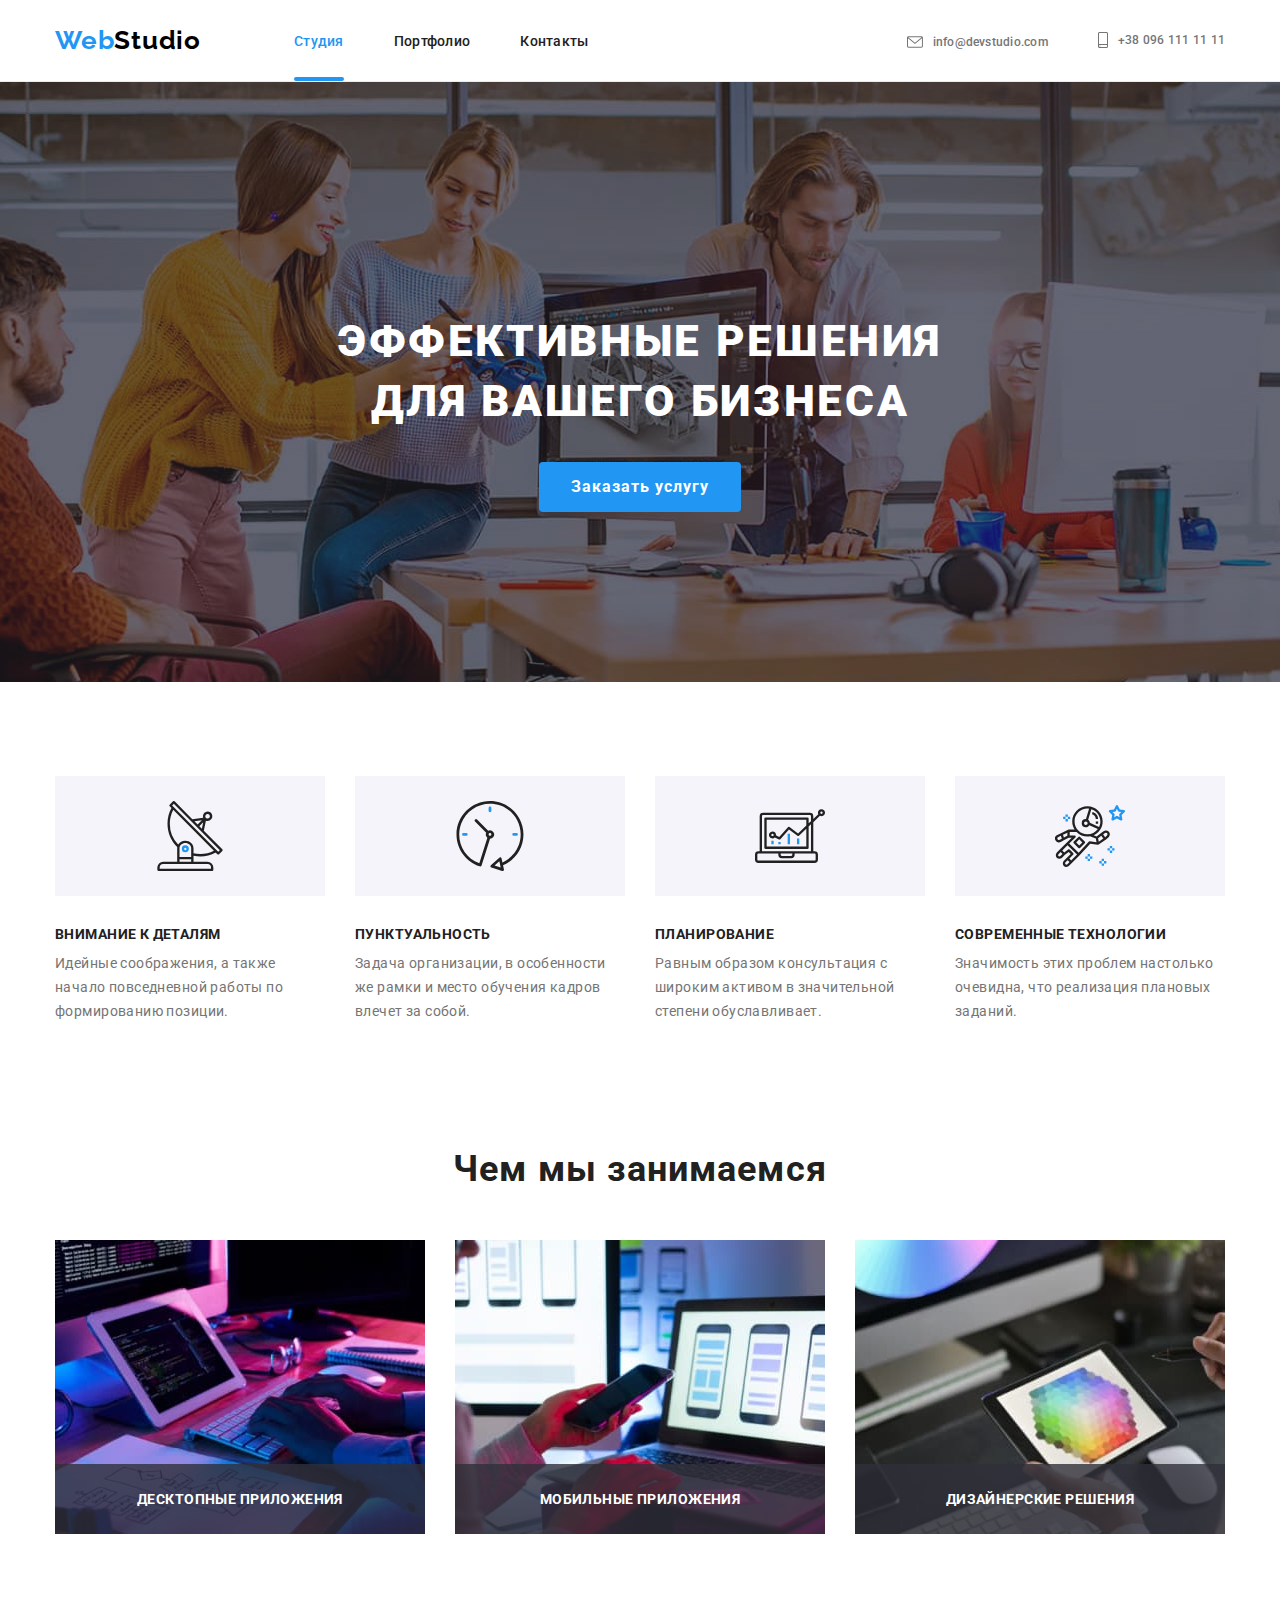
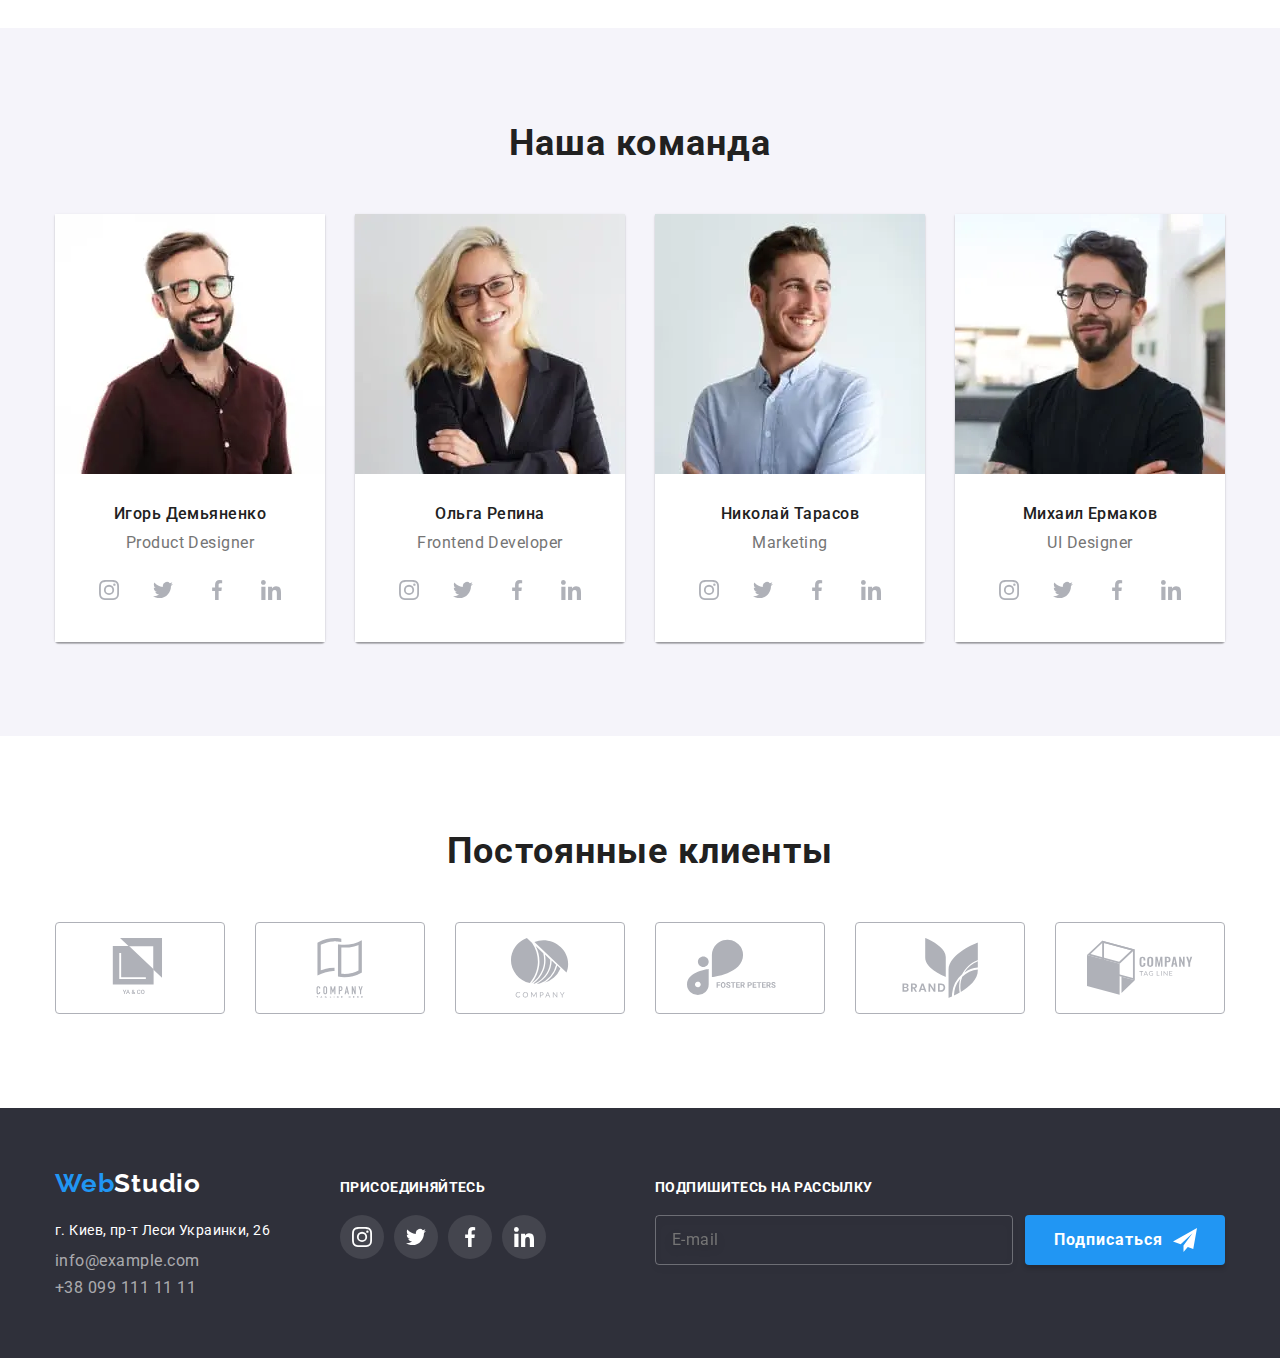
<file: index.html>
<!DOCTYPE html>
<html lang="ru">
<head>
    <meta charset="UTF-8">
    <meta name="viewport" content="width=device-width, initial-scale=1.0">
    <title>Студия</title>
    <link rel="stylesheet" href="https://cdnjs.cloudflare.com/ajax/libs/modern-normalize/1.0.0/modern-normalize.min.css">
    <link rel="preconnect" href="https://fonts.gstatic.com">
    <link href="https://fonts.googleapis.com/css2?family=Raleway:wght@700&family=Roboto:wght@400;500;700;900&display=swap" rel="stylesheet">
    <link rel="stylesheet" href="./css/main.min.css">
</head>
<body>
    <header class="header">
        <div class="container container_header">
        <nav class="navigation">
            <a class="link logotype" href="/">Web<span class="logotype_studio">Studio</span></a>
            <ul class="list navigation-list">
                <li class="navigation-list__item">
                    <a class="link navigation-list__link current" href="#">Студия</a>
                </li>
                <li class="navigation-list__item">
                    <a class="link navigation-list__link" href="./portfolio.html">Портфолио</a>
                </li>
                <li class="navigation-list__item">
                    <a class="link navigation-list__link" href="#">Контакты</a>
                </li>
            </ul>
        </nav>
        <button type="button" class="mobile-menu-btn" data-menu-open>
            <svg class="mobile-menu-btn_icon">
                <use href="./images/icon/sprite.svg#mobile_burger-menu"></use>
            </svg>
        </button>
        <address class="address">
            <ul class="list address-link">
                <li class="address-link-item">
                    <a class="link address-list-link" href="mailto:info@devstudio.com"> 
                        <svg class="icon-envelope">
                        <use href="./images/icon/sprite.svg#icon-envelope"></use>
                        </svg> info@devstudio.com</a>
                </li> 
                <li class="address-link-item">
                    <a class="link address-list-link" href="tel:+380961111111"> 
                        <svg class="icon-smartphone">
                        <use href="./images/icon/sprite.svg#icon-smartphone"></use>
                        </svg> +38 096 111 11 11</a>
                </li> 
            </ul>
        </address>
        </div>
        <div class="mobile-menu" data-menu>
            <div class="container mobile-menu_container">
                <button type="button" class="mobile-menu_close-btn" data-menu-close>
                    <svg class="mobile-menu_close-icon">
                        <use href="./images/icon/sprite.svg#mobile_close-btn"></use>
                    </svg>
                </button>
                <ul class="list mobile-menu__nav">
                    <li class="mobile-menu__nav-item">
                        <a href="./index.html" class="link mobile-menu__nav-link current">Студия</a>
                    </li>
                    <li class="mobile-menu__nav-item">
                        <a href="./portfolio.html" class="link mobile-menu__nav-link">Портфолио</a>
                    </li>
                    <li class="mobile-menu__nav-item">
                        <a href="#" class="link mobile-menu__nav-link">Контакты</a>
                    </li>
                </ul>
                
                <div class="mobile-bottom-section">
                    <ul class="list mobile-menu__address-link">
                        <li class="mobile-menu__address-item">
                            <a href="tel:+380961111111" class="link mobile-menu__link-tel">+38 096 111 11 11</a>
                        </li>
                        <li class="mobile-menu__address-item">
                            <a href="mailto:info@devstudio.com" class="link mobile-menu__link-mail">info@devstudio.com</a>
                        </li>
                    </ul>
                                
                <ul class="list mobile-menu__social-list">
                    <li class="mobile-menu__social-item">
                        <a href="" class="link mobile-menu__social-link">Instagram</a>
                    </li>
                    <li class="mobile-menu__social-item">
                        <a href="" class="link mobile-menu__social-link">Twitter</a>
                    </li>
                    <li class="mobile-menu__social-item">
                        <a href="" class="link mobile-menu__social-link">Facebook</a>
                    </li>
                    <li class="mobile-menu__social-item">
                        <a href="" class="link mobile-menu__social-link">LinkedIn</a>
                    </li>
                </ul>
                </div>        
            </div>
        </div>
    </header>
   
    <main>
        <!-- Hero -->
        <section class="hero">
            <div class="container">
            <h1 class="hero-title">Эффективные решения для вашего бизнеса</h1>
            <button class="service-btn" type="button" data-modal-open>Заказать услугу</button>
            </div>
        </section>

        <!--Our advantages-->
         <section class="advantages">
            <div class="container">
            <h2 class="visually-hidden">Наши преимущества</h2>
            <ul class="list advantages-list">
                <li class="advantages-list-item">
                    <div class="icon-box">
                        <svg class="advantages-icon">
                        <use href="./images/icon/sprite.svg#icon-nna"></use>
                        </svg>
                    </div>
                    <h3 class="advantages-list-name">Внимание к деталям</h3>
                    <p class="advantages-list-description">Идейные соображения, а также начало повседневной работы по формированию позиции.</p>
                </li>

                <li class="advantages-list-item">
                    <div class="icon-box">
                        <svg class="advantages-icon">
                            <use href="./images/icon/sprite.svg#icon-clock"></use>
                        </svg>
                    </div>
                    <h3 class="advantages-list-name">Пунктуальность</h3>
                    <p class="advantages-list-description">Задача организации, в особенности же рамки и место обучения кадров влечет за собой.</p>
                </li>

                <li class="advantages-list-item">
                    <div class="icon-box">
                        <svg class="advantages-icon">
                            <use href="./images/icon/sprite.svg#icon-diagram"></use>
                        </svg>
                    </div>
                    <h3 class="advantages-list-name">Планирование</h3>
                    <p class="advantages-list-description">Равным образом консультация с широким активом в значительной степени обуславливает.</p>
                </li>

                <li class="advantages-list-item">
                    <div class="icon-box">
                        <svg class="advantages-icon">
                            <use href="./images/icon/sprite.svg#icon-astronaut"></use>
                        </svg>
                    </div>
                    <h3 class="advantages-list-name">Современные технологии</h3>
                    <p class="advantages-list-description">Значимость этих проблем настолько очевидна, что реализация плановых заданий.</p>
                </li>
            </ul>
            </div>
        </section>

        <!--Our doing-->
        <section class="doing">
            <div class="container">
            <h2 class="title-doing">Чем мы занимаемся</h2>
            <ul class="list doing-list">
                <li class="doing-list-item">
                    <picture>
                        <source srcset="./images/our-doing/computer.webp 1x, ./images/our-doing/computer@2x.webp 2x"
                            media="(min-width: 1600px)" type="image/webp" />
                        <source srcset="./images/our-doing/computer.jpg 1x, ./images/our-doing/computer@2x.jpg 2x"
                            media="(min-width: 1600px)" />                       
                        <img class="doing-list-img" src="./images/our-doing/computer.jpg" alt="Компьютер" width="370" height="294">
                    </picture>                   
                    <p class="description-doing">Десктопные приложения</p>
                </li>

                <li class="doing-list-item">
                    <picture>
                        <source srcset="./images/our-doing/smartphone.webp 1x, ./images/our-doing/smartphone@2x.webp 2x"
                            media="(min-width: 1600px)" type="image/webp" />
                        <source srcset="./images/our-doing/smartphone.jpg 1x, ./images/our-doing/smartphone@2x.jpg 2x"
                            media="(min-width: 1600px)" />
                        <img class="doing-list-img" src="./images/our-doing/smartphone.jpg" alt="Смартфон" width="370" height="294">
                    </picture>                    
                    <p class="description-doing">Мобильные приложения</p>
                </li>

                <li class="doing-list-item">
                    <picture>
                        <source srcset="./images/our-doing/tablet.webp 1x, ./images/our-doing/tablet@2x.webp 2x"
                            media="(min-width: 1600px)" type="image/webp" />
                        <source srcset="./images/our-doing/tablet.jpg 1x, ./images/our-doing/tablet@2x.jpg 2x"
                            media="(min-width: 1600px)" />
                        <img class="doing-list-img" src="./images/our-doing/tablet.jpg" alt="Планшет" width="370" height="294">
                    </picture>                   
                    <p class="description-doing">Дизайнерские решения</p>
                </li>
            </ul>
            </div>
        </section>

        <!--Our team-->
        <section class="team">
            <div class="container">
            <h2 class="team-title">Наша команда</h2>
            <ul class="list team-list">
                <li class="team-list-item">
                    <picture>
                        <source srcset="./images/our-team/ihor.webp 1x, ./images/our-team/ihor@2x.webp 2x"
                            media="(min-width: 1200px)" type="image/webp" />
                        <source srcset="./images/our-team/ihor.jpg 1x, ./images/our-team/ihor@2x.jpg 2x"
                            media="(min-width: 1200px)" />
                        <source srcset="./images/our-team/ihor_tablet.webp 1x, ./images/our-team/ihor_tablet@2x.webp 2x"
                            media="(min-width: 768px)" type="image/webp" />
                        <source srcset="./images/our-team/ihor_tablet.jpg 1x, ./images/our-team/ihor_tablet@2x.jpg 2x"
                            media="(min-width: 768px)" />
                        <source srcset="./images/our-team/ihor_mobile.webp 1x, ./images/our-team/ihor_mobile@2x.webp 2x"
                            media="(max-width: 767px)" type="image/webp" />
                        <source srcset="./images/our-team/ihor_mobile.jpg 1x, ./images/our-team/ihor_mobile@2x.jpg 2x"
                            media="(max-width: 767px)" />
                        <img class="team-list-img" src="./images/our-team/ihor.jpg"
                            alt="фото первого члена команды" width="" height="">
                    </picture>                    
                <div class="team-card">
                    <h3 class="team-name">Игорь Демьяненко</h3>
                    <p class="team-position" lang="en">Product Designer</p>
                    <ul class="list social-list">
                        <li class="social-list-item">
                            <a href="" class="social-list-link link">
                                <svg class="social-list-icon">
                                    <use href="./images/icon/sprite.svg#icon-instagram"></use>
                                </svg>
                            </a>
                        </li>

                        <li class="social-list-item">
                            <a href="" class="social-list-link link">
                                <svg class="social-list-icon">
                                    <use href="./images/icon/sprite.svg#icon-twitter"></use>
                                </svg>
                            </a>
                        </li>

                        <li class="social-list-item">
                            <a href="" class="social-list-link link">
                                <svg class="social-list-icon">
                                    <use href="./images/icon/sprite.svg#icon-facebook"></use>
                                </svg>
                            </a>
                        </li>

                        <li class="social-list-item">
                            <a href="" class="social-list-link link">
                                <svg class="social-list-icon">
                                    <use href="./images/icon/sprite.svg#icon-linkedin"></use>
                                </svg>
                            </a>
                        </li>
                    </ul>
                </div>
                </li>

                <li class="team-list-item">
                    <picture>
                        <source srcset="./images/our-team/olga.webp 1x, ./images/our-team/olga@2x.webp 2x" 
                            media="(min-width: 1200px)" type="image/webp" />
                        <source srcset="./images/our-team/olga.jpg 1x, ./images/our-team/olga@2x.jpg 2x"
                            media="(min-width: 1200px)" />
                        <source srcset="./images/our-team/olga_tablet.webp 1x, ./images/our-team/olga_tablet@2x.webp 2x"
                            media="(min-width: 768px)" type="image/webp" />
                        <source srcset="./images/our-team/olga_tablet.jpg 1x, ./images/our-team/olga_tablet@2x.jpg 2x"
                            media="(min-width: 768px)" />
                        <source srcset="./images/our-team/olga_mobile.webp 1x, ./images/our-team/olga_mobile@2x.webp 2x"
                            media="(max-width: 767px)" type="image/webp" />
                        <source srcset="./images/our-team/olga_mobile.jpg 1x, ./images/our-team/olga_mobile@2x.jpg 2x"
                            media="(max-width: 767px)" />
                        <img class="team-list-img" src="./images/our-team/olga.jpg"
                            alt="фото второго члена команды" width="" height="">
                    </picture>
                <div class="team-card">
                    <h3 class="team-name">Ольга Репина</h3>
                    <p class="team-position" lang="en">Frontend Developer</p>
                    <ul class="list social-list">
                        <li class="social-list-item">
                            <a href="" class="social-list-link link">
                                <svg class="social-list-icon">
                                    <use href="./images/icon/sprite.svg#icon-instagram"></use>
                                </svg>
                            </a>
                        </li>

                        <li class="social-list-item">
                            <a href="" class="social-list-link link">
                                <svg class="social-list-icon">
                                    <use href="./images/icon/sprite.svg#icon-twitter"></use>
                                </svg>
                            </a>
                        </li>

                        <li class="social-list-item">
                            <a href="" class="social-list-link link">
                                <svg class="social-list-icon">
                                    <use href="./images/icon/sprite.svg#icon-facebook"></use>
                                </svg>
                            </a>
                        </li>

                        <li class="social-list-item">
                            <a href="" class="social-list-link link">
                                <svg class="social-list-icon">
                                    <use href="./images/icon/sprite.svg#icon-linkedin"></use>
                                </svg>
                            </a>
                        </li>
                    </ul>
                </div>
                </li>

                <li class="team-list-item">
                    <picture>
                        <source srcset="./images/our-team/nikolay.webp 1x, ./images/our-team/nikolay@2x.webp 2x"
                            media="(min-width: 1200px)" type="image/webp" />
                        <source srcset="./images/our-team/nikolay.jpg 1x, ./images/our-team/nikolay@2x.jpg 2x"
                            media="(min-width: 1200px)" />
                        <source srcset="./images/our-team/nikolay_tablet.webp 1x, ./images/our-team/nikolay_tablet@2x.webp 2x"
                            media="(min-width: 768px)" type="image/webp" />
                        <source srcset="./images/our-team/nikolay_tablet.jpg 1x, ./images/our-team/nikolay_tablet@2x.jpg 2x"
                            media="(min-width: 768px)" />
                        <source srcset="./images/our-team/nikolay_mobile.webp 1x, ./images/our-team/nikolay_mobile@2x.webp 2x"
                            media="(max-width: 767px)" type="image/webp" />
                        <source srcset="./images/our-team/nikolay_mobile.jpg 1x, ./images/our-team/nikolay_mobile@2x.jpg 2x"
                            media="(max-width: 767px)" />
                        <img class="team-list-img" src="./images/our-team/nikolay.jpg" 
                            alt="фото третьего члена команды" width="" height="">
                    </picture>
                <div class="team-card">
                    <h3 class="team-name">Николай Тарасов</h3>
                    <p class="team-position" lang="en">Marketing</p>
                    <ul class="list social-list">
                        <li class="social-list-item">
                            <a href="" class="social-list-link link">
                                <svg class="social-list-icon">
                                    <use href="./images/icon/sprite.svg#icon-instagram"></use>
                                </svg>
                            </a>
                        </li>

                        <li class="social-list-item">
                            <a href="" class="social-list-link link">
                                <svg class="social-list-icon">
                                    <use href="./images/icon/sprite.svg#icon-twitter"></use>
                                </svg>
                            </a>
                        </li>

                        <li class="social-list-item">
                            <a href="" class="social-list-link link">
                                <svg class="social-list-icon">
                                    <use href="./images/icon/sprite.svg#icon-facebook"></use>
                                </svg>
                            </a>
                        </li>

                        <li class="social-list-item">
                            <a href="" class="social-list-link link">
                                <svg class="social-list-icon">
                                    <use href="./images/icon/sprite.svg#icon-linkedin"></use>
                                </svg>
                            </a>
                        </li>
                    </ul>
                </div>
                </li>

                <li class="team-list-item">
                    <picture>
                        <source srcset="./images/our-team/mikhail.webp 1x, ./images/our-team/mikhail@2x.webp 2x"
                            media="(min-width: 1200px)" type="image/webp" />
                        <source srcset="./images/our-team/mikhail.jpg 1x, ./images/our-team/mikhail@2x.jpg 2x"
                            media="(min-width: 1200px)" />
                        <source srcset="./images/our-team/mikhail_tablet.webp 1x, ./images/our-team/mikhail_tablet@2x.webp 2x"
                            media="(min-width: 768px)" type="image/webp" />
                        <source srcset="./images/our-team/mikhail_tablet.jpg 1x, ./images/our-team/mikhail_tablet@2x.jpg 2x"
                            media="(min-width: 768px)" />
                        <source srcset="./images/our-team/mikhail_mobile.webp 1x, ./images/our-team/mikhail_mobile@2x.webp 2x"
                            media="(max-width: 767px)" type="image/webp" />
                        <source srcset="./images/our-team/mikhail_mobile.jpg 1x, ./images/our-team/mikhail_mobile@2x.jpg 2x"
                            media="(max-width: 767px)" />
                        <img class="team-list-img" src="./images/our-team/mikhail.jpg" 
                            alt="фото четвертого члена команды" width="" height="">
                    </picture>
                <div class="team-card">
                    <h3 class="team-name">Михаил Ермаков</h3>
                    <p class="team-position" lang="en">UI Designer</p>
                    <ul class="list social-list">
                        <li class="social-list-item">
                            <a href="" class="social-list-link link">
                                <svg class="social-list-icon">
                                    <use href="./images/icon/sprite.svg#icon-instagram"></use>
                                </svg>
                            </a>
                        </li>

                        <li class="social-list-item">
                            <a href="" class="social-list-link link">
                                <svg class="social-list-icon">
                                    <use href="./images/icon/sprite.svg#icon-twitter"></use>
                                </svg>
                            </a>
                        </li>

                        <li class="social-list-item">
                            <a href="" class="social-list-link link">
                                <svg class="social-list-icon">
                                    <use href="./images/icon/sprite.svg#icon-facebook"></use>
                                </svg>
                            </a>
                        </li>

                        <li class="social-list-item">
                            <a href="" class="social-list-link link">
                                <svg class="social-list-icon">
                                    <use href="./images/icon/sprite.svg#icon-linkedin"></use>
                                </svg>
                            </a>
                        </li>
                    </ul>
                </div>
                </li>
            </ul>
            </div>
        </section>
       
        <!--Our customers-->
        <section class="customers">
            <div class="container">
                <h2 class="customer-title">Постоянные клиенты</h2>
                <ul class="list customers-list">
                    <li class="customers-list-item">
                        <a href="" class="customers-list-link link">
                            <svg class="customer-list-icon">
                                <use href="./images/icon/sprite.svg#icon-logo-1"></use>
                            </svg>
                        </a>
                    </li>

                    <li class="customers-list-item">
                        <a href="" class="customers-list-link link">
                            <svg class="customer-list-icon">
                                <use href="./images/icon/sprite.svg#icon-logo-2"></use>
                            </svg>
                        </a>
                    </li>

                    <li class="customers-list-item">
                        <a href="" class="customers-list-link link">
                            <svg class="customer-list-icon">
                                <use href="./images/icon/sprite.svg#icon-logo-3"></use>
                            </svg>
                        </a>
                    </li>

                    <li class="customers-list-item">
                        <a href="" class="customers-list-link link">
                            <svg class="customer-list-icon">
                                <use href="./images/icon/sprite.svg#icon-logo-4"></use>
                            </svg>
                        </a>
                    </li>

                    <li class="customers-list-item">
                        <a href="" class="customers-list-link link">
                            <svg class="customer-list-icon">
                                <use href="./images/icon/sprite.svg#icon-logo-5"></use>
                            </svg>
                        </a>
                    </li>

                    <li class="customers-list-item">
                        <a href="" class="customers-list-link link">
                            <svg class="customer-list-icon">
                                <use href="./images/icon/sprite.svg#icon-logo-6"></use>
                            </svg>
                        </a>
                    </li>
                </ul>
            </div>
        </section>
    </main>

    <!-- Footer -->
    <footer class="footer">
    <div class="container footer__container">
  
        <div class="footer-section__footer-address">
        <a class="link logotype footer-logo" href="/">Web<span class="logotype_studio">Studio</span></a>
        <ul class="list footer-address-list">
            <li class="footer-address-item">
                <a class="link footer-address-link" href="https://goo.gl/maps/tAQsHYisjX12qwub9">г. Киев, пр-т Леси Украинки, 26</a>
            </li>
            <li class="footer-address-item mail">
                <a class="link footer-mail-link" href="mailto:info@example.com">info@example.com</a>
            </li>
            <li class="footer-address-item">
                <a class="link footer-tel-link" href="tel:+380991111111">+38 099 111 11 11</a>
            </li>
        </ul>
        </div>
        
        <div class="footer-section__footer-social-links">
            <p class="join">присоединяйтесь</p>
            <ul class="list social-list">
                <li class="social-list-item">
                    <a href="" class="link social-list-link footer-link">
                        <svg class="social-list-icon">
                            <use href="./images/icon/sprite.svg#icon-instagram"></use>
                        </svg>
                    </a>
                </li>

                <li class="social-list-item">
                    <a href="" class="link social-list-link footer-link">
                        <svg class="social-list-icon">
                            <use href="./images/icon/sprite.svg#icon-twitter"></use>
                        </svg>
                    </a>
                </li>

                <li class="social-list-item">
                    <a href="" class="link social-list-link footer-link">
                        <svg class="social-list-icon">
                            <use href="./images/icon/sprite.svg#icon-facebook"></use>
                        </svg>
                    </a>
                </li>

                <li class="social-list-item">
                    <a href="" class="link social-list-link footer-link">
                        <svg class="social-list-icon">
                            <use href="./images/icon/sprite.svg#icon-linkedin"></use>
                        </svg>
                    </a>
                </li>
            </ul>
    
    </div>

        <div class="footer-section__subscription">
            <p class="subscription-title">Подпишитесь на рассылку</p>
            <form action="#" class="subscription-form">
            <input type="email" name="mail" id="mail" placeholder="E-mail" class="subscription-input" required>
            <button type="submit" class="send-btn">Подписаться
                <svg class="send">
                    <use href="./images/icon/sprite.svg#send"></use>
                </svg>
                </button>
            </form>
        </div>
    </div>
    </footer>

    <!--Modal-window -->
    <div class="backdrop is-hidden" data-modal>
        <div class="modal">
            <p class="message">Оставьте свои данные, мы вам перезвоним</p>
            <form action="#" class="modal-form">
                <label class="contact-form-field">
                <span class="modal-form-input-label">Имя</span>
                <span class="modal-form-input-wrapper">
                <input type="text" name="user-name" class="modal-form-input" required>
                    <svg class="modal-form-icon">
                        <use href="./images/icon/sprite.svg#person"></use>
                    </svg>
                </span>
                </label>

                <label class="contact-form-field">
                <span class="modal-form-input-label">Телефон</span>
                <span class="modal-form-input-wrapper">
                <input type="tel" name="user-phone" class="modal-form-input" required>
                <svg class="modal-form-icon">
                    <use href="./images/icon/sprite.svg#phone"></use>
                </svg>
                </span>
                </label>

                <label class="contact-form-field">
                <span class="modal-form-input-label">Почта</span>
                <span class="modal-form-input-wrapper">
                <input type="email" name="user-mail" class="modal-form-input" required>
                <svg class="modal-form-icon">
                    <use href="./images/icon/sprite.svg#email"></use>
                </svg>
                </span>
                </label>

                <label class="contact-form-field">
                <span class="modal-form-input-label">Комментарий</span>
                <textarea name="user-message" class="modal-form-message" placeholder="Введите текст"></textarea>
                </label>

                <div class="checkbox-wrapper">
                <input type="checkbox" name="user-policy" id="policy-check" class="modal-form-check-policy visually-hidden">
                <label for="policy-check" class="modal-form-label-policy">Соглашаюсь с рассылкой и принимаю
                    <a class="link link-policy" href="#"> Условия договора</a> </label>
                </div>
                <button type="submit" class="modal-form-btn">Отправить</button>
            </form>
            
            <button type="button" class="modal-close-btn" data-modal-close>
            <svg class="close-btn">
            <use href="./images/icon/sprite.svg#close"></use>
            </svg>
            </button>
        </div>
    </div>

    <script src="./js/modal.js"></script>
    <script src="./js/menu.js"></script>
</body>
</html>
</file>
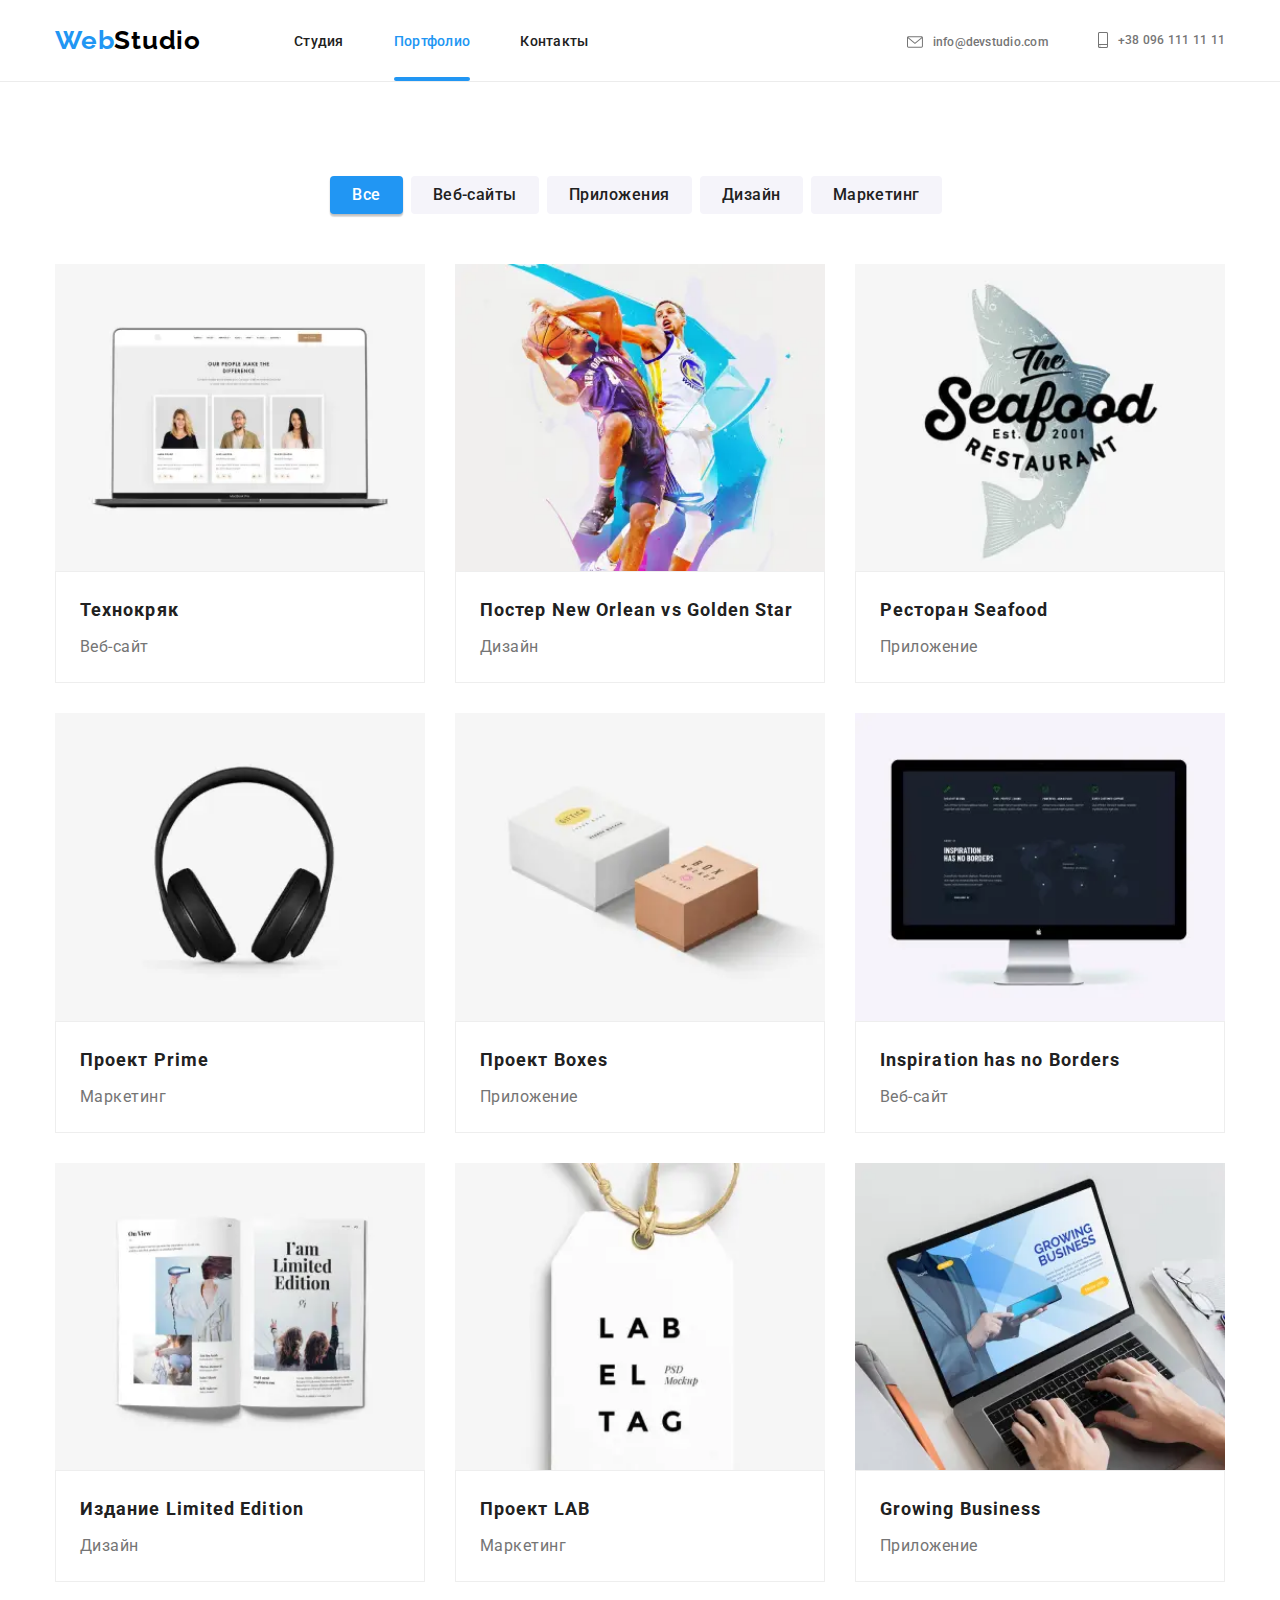
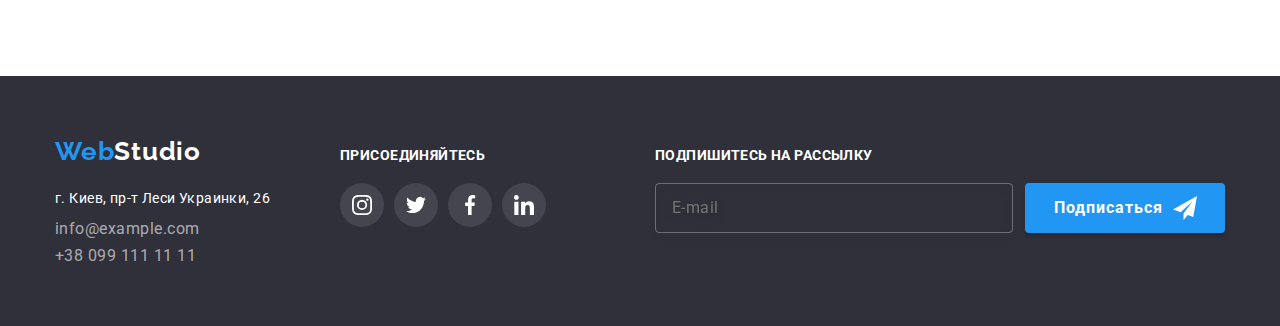
<file: portfolio.html>
<!DOCTYPE html>
<html lang="ru">
<head>
    <meta charset="UTF-8">
    <meta name="viewport" content="width=device-width, initial-scale=1.0">
    <title>Портфолио</title>
    <link rel="stylesheet" href="https://cdnjs.cloudflare.com/ajax/libs/modern-normalize/1.0.0/modern-normalize.min.css">
    <link rel="preconnect" href="https://fonts.gstatic.com">
    <link href="https://fonts.googleapis.com/css2?family=Raleway:wght@700&family=Roboto:wght@400;500;700;900&display=swap" rel="stylesheet">
    <link rel="stylesheet" href="./css/portfolio.min.css">
</head>
<body>
    <header class="header">
        <div class="container container_header">
            <nav class="navigation">
                <a class="link logotype" href="/">Web<span class="logotype_studio">Studio</span></a>
                <ul class="list navigation-list">
                    <li class="navigation-list__item">
                        <a class="link navigation-list__link " href="./index.html">Студия</a>
                    </li>
                    <li class="navigation-list__item">
                        <a class="link navigation-list__link current" href="#">Портфолио</a>
                    </li>
                    <li class="navigation-list__item">
                        <a class="link navigation-list__link" href="#">Контакты</a>
                    </li>
                </ul>
            </nav>
            <button type="button" class="mobile-menu-btn" data-menu-open>
                <svg class="mobile-menu-btn_icon">
                    <use href="./images/icon/sprite.svg#mobile_burger-menu"></use>
                </svg>
            </button>
            <address class="address">
                <ul class="list address-link">
                    <li class="address-link-item">
                        <a class="link address-list-link" href="mailto:info@devstudio.com">
                            <svg class="icon-envelope">
                                <use href="./images/icon/sprite.svg#icon-envelope"></use>
                            </svg> info@devstudio.com</a>
                    </li>
                    <li class="address-link-item">
                        <a class="link address-list-link" href="tel:+380961111111">
                            <svg class="icon-smartphone">
                                <use href="./images/icon/sprite.svg#icon-smartphone"></use>
                            </svg> +38 096 111 11 11</a>
                    </li>
                </ul>
            </address>
        </div>
        <div class="mobile-menu" data-menu>
            <div class="container mobile-menu_container">
                <button type="button" class="mobile-menu_close-btn" data-menu-close>
                    <svg class="mobile-menu_close-icon">
                        <use href="./images/icon/sprite.svg#mobile_close-btn"></use>
                    </svg>
                </button>
                <ul class="list mobile-menu__nav">
                    <li class="mobile-menu__nav-item">
                        <a href="./index.html" class="link mobile-menu__nav-link">Студия</a>
                    </li>
                    <li class="mobile-menu__nav-item">
                        <a href="./portfolio.html" class="link mobile-menu__nav-link current">Портфолио</a>
                    </li>
                    <li class="mobile-menu__nav-item">
                        <a href="#" class="link mobile-menu__nav-link">Контакты</a>
                    </li>
                </ul>

                <div class="mobile-bottom-section">    
                <ul class="list mobile-menu__address-link">
                    <li class="mobile-menu__address-item">
                        <a href="tel:+380961111111" class="link mobile-menu__link-tel">+38 096 111 11 11</a>
                    </li>
                    <li class="mobile-menu__address-item">
                        <a href="mailto:info@devstudio.com" class="link mobile-menu__link-mail">info@devstudio.com</a>
                    </li>
                </ul>
    
                <ul class="list mobile-menu__social-list">
                    <li class="mobile-menu__social-item">
                        <a href="" class="link mobile-menu__social-link">Instagram</a>
                    </li>
                    <li class="mobile-menu__social-item">
                        <a href="" class="link mobile-menu__social-link">Twitter</a>
                    </li>
                    <li class="mobile-menu__social-item">
                        <a href="" class="link mobile-menu__social-link">Facebook</a>
                    </li>
                    <li class="mobile-menu__social-item">
                        <a href="" class="link mobile-menu__social-link">LinkedIn</a>
                    </li>
                </ul>
                </div>    
            </div>
        </div>
    </header>
    <main>
        
        <section class="portfolio">
            <div class="container">
            <h1 hidden>Портфолио</h1>
            <ul class="list portfolio-list">
                <li class="portfolio-list-item">
                    <button class="filter-btn filter-btn__all" type="button">Все</button>
                </li>
                <li class="portfolio-list-item">
                    <button class="filter-btn" type="button">Веб-сайты</button>
                </li>
                <li class="portfolio-list-item">
                    <button class="filter-btn" type="button">Приложения</button>
                </li>
                <li class="portfolio-list-item">
                    <button class="filter-btn" type="button">Дизайн</button>
                </li>
                <li class="portfolio-list-item">
                    <button class="filter-btn" type="button">Маркетинг</button>
                </li>
            </ul> 
            
            <ul class="list cards">
                <li class="cards-list">
                    <a class="link cards-list-link" href="">
                        <div class="cards-img-wrapper">
                            <picture>
                                <source srcset="./images/portfolio/technokryak.webp 1x, ./images/portfolio/technokryak@2x.webp 2x"
                                    media="(min-width: 1600px)" type="image/webp"/>
                                <source srcset="./images/portfolio/technokryak.jpg 1x, ./images/portfolio/technokryak@2x.jpg 2x"
                                    media="(min-width: 1600px)"/>
                                <source srcset="./images/portfolio/technokryak_tablet.webp 1x, ./images/portfolio/technokryak_tablet@2x.webp 2x"
                                    media="(min-width: 768px)" type="image/webp" />
                                <source srcset="./images/portfolio/technokryak_tablet.jpg 1x, ./images/portfolio/technokryak_tablet@2x.jpg 2x"
                                    media="(min-width: 768px)"/>
                                <source srcset="./images/portfolio/technokryak_mobile.webp 1x, ./images/portfolio/technokryak_mobile@2x.webp 2x"
                                    media="(max-width: 767px)" type="image/webp" />
                                <source srcset="./images/portfolio/technokryak_mobile.jpg 1x, ./images/portfolio/technokryak_mobile@2x.jpg 2x"
                                    media="(max-width: 767px)"/>
                                <img class="cards-img" src="./images/portfolio/technokryak.jpg"
                                 alt="экран ноутбука" width="" height="">
                            </picture>                        
                        <p class="overlay">Технокряк это современная площадка распространения коронавируса. Компании используют эту платформу для цифрового шпионажа и атак на защищённые сервера конкурентов.</p>
                        </div>
                        <div class="text">
                        <h2 class="title-card">Технокряк</h2> 
                        <p class="subtitle-card">Веб-сайт</p>
                        </div>
                    </a>
                </li>

                <li class="cards-list">
                    <a class="link cards-list-link" href="">
                        <div class="cards-img-wrapper">
                            <picture>
                                <source srcset="./images/portfolio/poster.webp 1x, ./images/portfolio/poster@2x.webp 2x"
                                    media="(min-width: 1600px)" type="image/webp" />
                                <source srcset="./images/portfolio/poster.jpg 1x, ./images/portfolio/poster@2x.jpg 2x"
                                    media="(min-width: 1600px)" />
                                <source srcset="./images/portfolio/poster_tablet.webp 1x, ./images/portfolio/poster_tablet@2x.webp 2x"
                                    media="(min-width: 768px)" type="image/webp" />
                                <source srcset="./images/portfolio/poster_tablet.jpg 1x, ./images/portfolio/poster_tablet@2x.jpg 2x"
                                    media="(min-width: 768px)" />
                                <source srcset="./images/portfolio/poster_mobile.webp 1x, ./images/portfolio/poster_mobile@2x.webp 2x"
                                    media="(max-width: 767px)" type="image/webp" />
                                <source srcset="./images/portfolio/poster_mobile.jpg 1x, ./images/portfolio/poster_mobile@2x.jpg 2x"
                                    media="(max-width: 767px)" />
                                <img class="cards-img" src="./images/portfolio/poster.jpg"
                                 alt="два баскетболиста" width="" height="">
                            </picture>                        
                        <p class="overlay">Технокряк это современная площадка распространения коронавируса. Компании используют эту платформу для цифрового шпионажа и атак на защищённые сервера конкурентов.</p>
                        </div>
                        <div class="text">
                        <h2 class="title-card">Постер <span lang="en">New Orlean vs Golden Star</span></h2> 
                        <p class="subtitle-card">Дизайн</p>
                        </div>
                    </a>
                </li>

                <li class="cards-list">
                    <a class="link cards-list-link" href="">
                        <div class="cards-img-wrapper">
                            <picture>
                                 <source srcset="./images/portfolio/restoran.webp 1x, ./images/portfolio/restoran@2x.webp 2x"
                                    media="(min-width: 1600px)" type="image/webp" />
                                <source srcset="./images/portfolio/restoran.jpg 1x, ./images/portfolio/restoran@2x.jpg 2x"
                                    media="(min-width: 1600px)" />
                                <source srcset="./images/portfolio/restoran_tablet.webp 1x, ./images/portfolio/restoran_tablet@2x.webp 2x"
                                    media="(min-width: 768px)" type="image/webp" />
                                <source srcset="./images/portfolio/restoran_tablet.jpg 1x, ./images/portfolio/restoran_tablet@2x.jpg 2x"
                                    media="(min-width: 768px)" />
                                <source srcset="./images/portfolio/restoran_mobile.webp 1x, ./images/portfolio/restoran_mobile@2x.webp 2x"
                                    media="(max-width: 767px)" type="image/webp" />
                                <source srcset="./images/portfolio/restoran_mobile.jpg 1x, ./images/portfolio/restoran_mobile@2x.jpg 2x"
                                    media="(max-width: 767px)" />
                                <img class="cards-img" src="./images/portfolio/restoran.jpg"
                                 alt="эмблема ресторана" width="" height="">
                            </picture>                        
                        <p class="overlay">Технокряк это современная площадка распространения коронавируса. Компании используют эту платформу
                            для цифрового шпионажа и атак на защищённые сервера конкурентов.</p>
                        </div>
                        <div class="text">
                        <h2 class="title-card">Ресторан <span lang="en">Seafood</span></h2> 
                        <p class="subtitle-card">Приложение</p>
                        </div>
                    </a>
                </li>

                <li class="cards-list">
                    <a class="link cards-list-link" href="">
                        <div class="cards-img-wrapper">
                            <picture>
                                 <source srcset="./images/portfolio/proekt-prime.webp 1x, ./images/portfolio/proekt-prime@2x.webp 2x"
                                    media="(min-width: 1600px)" type="image/webp" />
                                <source srcset="./images/portfolio/proekt-prime.jpg 1x, ./images/portfolio/proekt-prime@2x.jpg 2x"
                                    media="(min-width: 1600px)" />
                                <source srcset="./images/portfolio/proekt-prime_tablet.webp 1x, ./images/portfolio/proekt-prime_tablet@2x.webp 2x"
                                    media="(min-width: 768px)" type="image/webp" />
                                <source srcset="./images/portfolio/proekt-prime_tablet.jpg 1x, ./images/portfolio/proekt-prime_tablet@2x.jpg 2x"
                                    media="(min-width: 768px)" />
                                <source srcset="./images/portfolio/proekt-prime_mobile.webp 1x, ./images/portfolio/proekt-prime_mobile@2x.webp 2x"
                                    media="(max-width: 767px)" type="image/webp" />
                                <source srcset="./images/portfolio/proekt-prime_mobile.jpg 1x, ./images/portfolio/proekt-prime_mobile@2x.jpg 2x"
                                    media="(max-width: 767px)" />
                                <img class="cards-img" src="./images/portfolio/proekt-prime.jpg"
                                 alt="наушники" width="" height="">
                            </picture>                        
                        <p class="overlay">Технокряк это современная площадка распространения коронавируса. Компании используют эту платформу
                            для цифрового шпионажа и атак на защищённые сервера конкурентов.</p>
                        </div>
                        <div class="text">
                        <h2 class="title-card">Проект <span lang="en">Prime</span></h2> 
                        <p class="subtitle-card">Маркетинг</p>
                        </div>
                    </a>
                </li>

                <li class="cards-list">
                    <a class="link cards-list-link" href="">
                        <div class="cards-img-wrapper">
                            <picture>
                                 <source srcset="./images/portfolio/proekt-boxes.webp 1x, ./images/portfolio/proekt-boxes@2x.webp 2x"
                                    media="(min-width: 1600px)" type="image/webp" />
                                <source srcset="./images/portfolio/proekt-boxes.jpg 1x, ./images/portfolio/proekt-boxes@2x.jpg 2x"
                                    media="(min-width: 1600px)" />
                                <source srcset="./images/portfolio/proekt-boxes_tablet.webp 1x, ./images/portfolio/proekt-boxes_tablet@2x.webp 2x"
                                    media="(min-width: 768px)" type="image/webp" />
                                <source srcset="./images/portfolio/proekt-boxes_tablet.jpg 1x, ./images/portfolio/proekt-boxes_tablet@2x.jpg 2x"
                                    media="(min-width: 768px)" />
                                <source srcset="./images/portfolio/proekt-boxes_mobile.webp 1x, ./images/portfolio/proekt-boxes_mobile@2x.webp 2x"
                                    media="(max-width: 767px)" type="image/webp" />
                                <source srcset="./images/portfolio/proekt-boxes_mobile.jpg 1x, ./images/portfolio/proekt-boxes_mobile@2x.jpg 2x"
                                    media="(max-width: 767px)" />
                                <img class="cards-img" src="./images/portfolio/proekt-boxes.jpg"
                                 alt="две коробочки" width="" height="">
                            </picture>                        
                        <p class="overlay">Технокряк это современная площадка распространения коронавируса. Компании используют эту платформу
                            для цифрового шпионажа и атак на защищённые сервера конкурентов.</p>
                        </div>
                        <div class="text">
                        <h2 class="title-card">Проект <span lang="en">Boxes</span></h2> 
                        <p class="subtitle-card">Приложение</p>     
                        </div>
                    </a>
                </li>

                <li class="cards-list">
                    <a class="link cards-list-link" href="">
                        <div class="cards-img-wrapper">
                            <picture>
                                <source srcset="./images/portfolio/ispiration.webp 1x, ./images/portfolio/ispiration@2x.webp 2x"
                                    media="(min-width: 1600px)" type="image/webp" />
                                <source srcset="./images/portfolio/ispiration.jpg 1x, ./images/portfolio/ispiration@2x.jpg 2x"
                                    media="(min-width: 1600px)" />
                                <source srcset="./images/portfolio/ispiration_tablet.webp 1x, ./images/portfolio/ispiration_tablet@2x.webp 2x"
                                    media="(min-width: 768px)" type="image/webp" />
                                <source srcset="./images/portfolio/ispiration_tablet.jpg 1x, ./images/portfolio/ispiration_tablet@2x.jpg 2x"
                                    media="(min-width: 768px)" />
                                <source srcset="./images/portfolio/ispiration_mobile.webp 1x, ./images/portfolio/ispiration_mobile@2x.webp 2x"
                                    media="(max-width: 767px)" type="image/webp" />
                                <source srcset="./images/portfolio/ispiration_mobile.jpg 1x, ./images/portfolio/ispiration_mobile@2x.jpg 2x"
                                    media="(max-width: 767px)" />
                                <img class="cards-img" src="./images/portfolio/ispiration.jpg"
                                 alt="экран монитора" width="" height="">
                            </picture>                        
                        <p class="overlay">Технокряк это современная площадка распространения коронавируса. Компании используют эту платформу
                            для цифрового шпионажа и атак на защищённые сервера конкурентов.</p>
                        </div>
                        <div class="text">
                        <h2 class="title-card" lang="en">Inspiration has no Borders</h2> 
                        <p class="subtitle-card">Веб-сайт</p>
                        </div>
                    </a>
                </li>

                <li class="cards-list">
                    <a class="link cards-list-link" href="">
                        <div class="cards-img-wrapper">
                            <picture>
                                 <source srcset="./images/portfolio/izdanie-limited-edition.webp 1x, ./images/portfolio/izdanie-limited-edition@2x.webp 2x"
                                    media="(min-width: 1600px)" type="image/webp" />
                                <source srcset="./images/portfolio/izdanie-limited-edition.jpg 1x, ./images/portfolio/izdanie-limited-edition@2x.jpg 2x"
                                    media="(min-width: 1600px)" />
                                <source srcset="./images/portfolio/izdanie-limited-edition_tablet.webp 1x, ./images/portfolio/izdanie-limited-edition_tablet@2x.webp 2x"
                                    media="(min-width: 768px)" type="image/webp" />
                                <source srcset="./images/portfolio/izdanie-limited-edition_tablet.jpg 1x, ./images/portfolio/izdanie-limited-edition_tablet@2x.jpg 2x"
                                    media="(min-width: 768px)" />
                                <source srcset="./images/portfolio/izdanie-limited-edition_mobile.webp 1x, ./images/portfolio/izdanie-limited-edition_mobile@2x.webp 2x"
                                    media="(max-width: 767px)" type="image/webp" />
                                <source srcset="./images/portfolio/izdanie-limited-edition_mobile.jpg 1x, ./images/portfolio/izdanie-limited-edition_mobile@2x.jpg 2x"
                                    media="(max-width: 767px)" />
                                <img class="cards-img" src="./images/portfolio/izdanie-limited-edition.jpg"
                                 alt="разворот журнала" width="" height="">
                            </picture>                       
                        <p class="overlay">Технокряк это современная площадка распространения коронавируса. Компании используют эту платформу
                            для цифрового шпионажа и атак на защищённые сервера конкурентов.</p>
                        </div>
                        <div class="text">
                        <h2 class="title-card">Издание <span lang="en">Limited Edition</span></h2> 
                        <p class="subtitle-card">Дизайн</p>
                        </div>
                    </a>
                </li>

                <li class="cards-list">
                    <a class="link cards-list-link" href="">
                        <div class="cards-img-wrapper">
                            <picture>
                                 <source srcset="./images/portfolio/proekt-lab.webp 1x, ./images/portfolio/proekt-lab@2x.webp 2x"
                                    media="(min-width: 1600px)" type="image/webp" />
                                <source srcset="./images/portfolio/proekt-lab.jpg 1x, ./images/portfolio/proekt-lab@2x.jpg 2x"
                                    media="(min-width: 1600px)" />
                                <source srcset="./images/portfolio/proekt-lab_tablet.webp 1x, ./images/portfolio/proekt-lab_tablet@2x.webp 2x"
                                    media="(min-width: 768px)" type="image/webp" />
                                <source srcset="./images/portfolio/proekt-lab_tablet.jpg 1x, ./images/portfolio/proekt-lab_tablet@2x.jpg 2x"
                                    media="(min-width: 768px)" />
                                <source srcset="./images/portfolio/proekt-lab_mobile.webp 1x, ./images/portfolio/proekt-lab_mobile@2x.webp 2x"
                                    media="(max-width: 767px)" type="image/webp" />
                                <source srcset="./images/portfolio/proekt-lab_mobile.jpg 1x, ./images/portfolio/proekt-lab_mobile@2x.jpg 2x"
                                    media="(max-width: 767px)" />
                                <img class="cards-img" src="./images/portfolio/proekt-lab.jpg"
                                 alt="бирка" width="" height="">
                            </picture>                       
                        <p class="overlay">Технокряк это современная площадка распространения коронавируса. Компании используют эту платформу
                            для цифрового шпионажа и атак на защищённые сервера конкурентов.</p>
                        </div>
                        <div class="text">
                        <h2 class="title-card">Проект <span lang="en">LAB</span></h2> 
                        <p class="subtitle-card">Маркетинг</p>
                        </div>
                    </a>
                </li>

                <li class="cards-list">
                    <a class="link cards-list-link" href="">
                        <div class="cards-img-wrapper">
                            <picture>
                                 <source srcset="./images/portfolio/growing-business.webp 1x, ./images/portfolio/growing-business@2x.webp 2x"
                                    media="(min-width: 1600px)" type="image/webp" />
                                <source srcset="./images/portfolio/growing-business.jpg 1x, ./images/portfolio/growing-business@2x.jpg 2x"
                                    media="(min-width: 1600px)" />
                                <source srcset="./images/portfolio/growing-business_tablet.webp 1x, ./images/portfolio/growing-business_tablet@2x.webp 2x"
                                    media="(min-width: 768px)" type="image/webp" />
                                <source srcset="./images/portfolio/growing-business_tablet.jpg 1x, ./images/portfolio/growing-business_tablet@2x.jpg 2x"
                                    media="(min-width: 768px)" />
                                <source srcset="./images/portfolio/growing-business_mobile.webp 1x, ./images/portfolio/growing-business_mobile@2x.webp 2x"
                                    media="(max-width: 767px)" type="image/webp" />
                                <source srcset="./images/portfolio/growing-business_mobile.jpg 1x, ./images/portfolio/growing-business_mobile@2x.jpg 2x"
                                    media="(max-width: 767px)" />
                                <img class="cards-img" src="./images/portfolio/growing-business.jpg"
                                 alt="ноутбук" width="" height="">
                            </picture>                        
                        <p class="overlay">Технокряк это современная площадка распространения коронавируса. Компании используют эту платформу
                            для цифрового шпионажа и атак на защищённые сервера конкурентов.</p>
                        </div>
                        <div class="text">
                        <h2 class="title-card" lang="en">Growing Business</h2> 
                        <p class="subtitle-card">Приложение</p>
                        </div>
                    </a> 
                </li>
            </ul>
            </div>
        </section>
    </main>

        <footer class="footer">
            <div class="container footer__container">
                    <div class="footer-section__footer-address">
                        <a class="link logotype footer-logo" href="/">Web<span
                                class="logotype_studio">Studio</span></a>
                        <ul class="list footer-address-list">
                            <li class="footer-address-item">
                                <a class="link footer-address-link" href="https://goo.gl/maps/tAQsHYisjX12qwub9">г. Киев, пр-т
                                    Леси Украинки, 26</a>
                            </li>
                            <li class="footer-address-item mail">
                                <a class="link footer-mail-link" href="mailto:info@example.com">info@example.com</a>
                            </li>
                            <li class="footer-address-item">
                                <a class="link footer-tel-link" href="tel:+380991111111">+38 099 111 11 11</a>
                            </li>
                        </ul>
                    </div>
        
                    <div class="footer-section__footer-social-links">
                        <p class="join">присоединяйтесь</p>
                        <ul class="list social-list">
                            <li class="social-list-item">
                                <a href="" class="link social-list-link footer-link">
                                    <svg class="social-list-icon">
                                        <use href="./images/icon/sprite.svg#icon-instagram"></use>
                                    </svg>
                                </a>
                            </li>
                            <li class="social-list-item">
                                <a href="" class="link social-list-link footer-link">
                                    <svg class="social-list-icon">
                                        <use href="./images/icon/sprite.svg#icon-twitter"></use>
                                    </svg>
                                </a>
                            </li>
                            <li class="social-list-item">
                                <a href="" class="link social-list-link footer-link">
                                    <svg class="social-list-icon">
                                        <use href="./images/icon/sprite.svg#icon-facebook"></use>
                                    </svg>
                                </a>
                            </li>
                            <li class="social-list-item">
                                <a href="" class="link social-list-link footer-link">
                                    <svg class="social-list-icon">
                                        <use href="./images/icon/sprite.svg#icon-linkedin"></use>
                                    </svg>
                                </a>
                            </li>
                        </ul>
                    </div>
                    
                    <div class="footer-section__subscription">
                        <p class="subscription-title">Подпишитесь на рассылку</p>
                        <form action="#" class="subscription-form">
                            <input type="email" name="mail" id="mail" placeholder="E-mail" class="subscription-input">
                            <button type="submit" class="send-btn">Подписаться
                                <svg class="send">
                                    <use href="./images/icon/sprite.svg#send"></use>
                                </svg>
                            </button>
                        </form>
                    </div>
                </div>
        </footer>
        <script src="./js/menu.js"></script>
    </body>
    </html>
</file>
<file: css/main.min.css>
:root{--text-font: "Roboto", sans-serif;--logo-font: "Raleway", sans-serif;--main-text-color: #757575;--title-text-color: #212121;--accent-color: #2196f3;--main-bg-color: #ffffff;--accent-bg-color: #f5f4fa;--header-bg-color: #2f303a;--link-color: #afb1b8}.visually-hidden{position:absolute !important;clip:rect(1px 1px 1px 1px);clip:rect(1px, 1px, 1px, 1px);padding:0 !important;border:0 !important;height:1px !important;width:1px !important;overflow:hidden}body{font-family:var(--text-font);color:var(--main-text-color);letter-spacing:0.03em}img{display:block;max-width:100%;height:auto}.address,.footer-address-list{font-style:normal}.link{text-decoration:none}.list{padding:0;margin:0;list-style-type:none}.is-hidden{visibility:hidden;opacity:0;pointer-events:none}.hero,.footer{background-color:var(--header-bg-color)}.header,.advantages,.doing,.portfolio{background-color:var(--main-bg-color)}.team{background-color:var(--accent-bg-color)}.container{width:100%;margin:0 auto;padding:0 15px}@media screen and (min-width: 480px){.container{width:480px}}@media screen and (min-width: 768px){.container{width:768px}}@media screen and (min-width: 1200px){.container{width:1200px}}.logotype{font-family:var(--logo-font);font-weight:700;font-size:24px;line-height:1.167;letter-spacing:0.03em;color:var(--accent-color)}.header .logotype_studio{color:#000000}.logotype_studio{color:var(--main-bg-color)}@media screen and (min-width: 1200px){.logotype{font-size:26px;line-height:1.192}}.social-list{display:flex;justify-content:center;align-content:center}.social-list-link{display:flex;align-items:center;justify-content:center;width:44px;height:44px;background-color:var(--main-bg-color);fill:var(--link-color);border-radius:50%;transition:background-color 250ms cubic-bezier(0.4, 0, 0.2, 1)}.social-list-link:hover,.social-list-link:focus{background-color:var(--accent-color)}.social-list-link:hover .social-list-icon,.social-list-link:focus .social-list-icon{fill:var(--main-bg-color)}.social-list-item:not(:last-child){margin-right:10px}.social-list-icon{width:20px;height:20px;transition:fill 250ms cubic-bezier(0.4, 0, 0.2, 1)}.container_header{position:relative;display:flex;justify-content:space-between;align-items:center}.header{position:relative;border-bottom:1px solid #ececec}@media screen and (max-width: 767px){.navigation-list,.address{display:none}.mobile-menu-btn{background-color:transparent;border:none;padding:0;line-height:0}.mobile-menu-btn:hover,.mobile-menu-btn:focus{fill:var(--accent-color)}.mobile-menu{position:fixed;top:0;left:50%;width:100%;height:100%;overflow:scroll;background-color:var(--main-bg-color);transform:translateX(-50%);z-index:2;opacity:0;visibility:hidden;pointer-events:none;transition:opacity 250ms cubic-bezier(0.4, 0, 0.2, 1)}.mobile-menu.is-open{opacity:1;visibility:visible;pointer-events:auto}.mobile-menu_close-btn{position:absolute;top:10px;right:15px;background-color:transparent;border:none;padding:0;line-height:0}.mobile-menu_close-btn:hover,.mobile-menu_close-btn:focus{fill:var(--accent-color)}.mobile-menu-btn_icon,.mobile-menu_close-icon{width:40px;height:40px}.mobile-menu_container{position:relative;display:flex;flex-direction:column;justify-content:space-between;height:100%;padding-top:48px;padding-bottom:48px;padding-left:40px}.mobile-menu__nav-link{color:var(--title-text-color);font-weight:500;font-size:40px;line-height:1.175;letter-spacing:0.02em;margin-top:0}.mobile-menu__nav-link:hover,.mobile-menu__nav-link:focus{color:var(--accent-color)}.mobile-menu__nav-item:not(:last-child){margin-bottom:32px}.mobile-menu__nav-link.current{color:var(--accent-color)}.mobile-menu__address-item:not(:last-child){margin-bottom:32px}.mobile-menu__link-tel{color:var(--accent-color);font-weight:500;font-size:34px;line-height:1.176;letter-spacing:0.02em}.mobile-menu__link-mail{color:var(--main-text-color);font-weight:500;font-size:24px;line-height:1.167;letter-spacing:0.02em}.mobile-menu__social-list{display:flex;flex-wrap:wrap;align-items:center;margin-top:64px}.mobile-menu__social-link{position:relative;color:var(--accent-color);font-weight:500;font-size:18px;line-height:1.222;letter-spacing:0.02em}.mobile-menu__social-item:not(:last-child){margin-right:9px;padding-right:10px;border-right:1px solid rgba(33,33,33,0.2)}}@media screen and (min-width: 768px){.mobile-menu-btn,.mobile-menu{display:none}.navigation{display:flex;align-items:center}.navigation-list{display:flex;align-items:center}.logotype{margin-right:88px;padding-top:26px;padding-bottom:26px}.navigation-list__item:not(:last-child){margin-right:50px}.address-link{margin:0 auto}.navigation-list__link{display:flex;padding-top:32px;padding-bottom:32px;font-weight:500;font-size:14px;line-height:1.143;letter-spacing:0.02em;color:var(--title-text-color);transition:color 250ms cubic-bezier(0.4, 0, 0.2, 1)}.navigation-list__link:hover,.navigation-list__link:focus{color:var(--accent-color)}.navigation-list__link.current{color:var(--accent-color);position:relative}.navigation-list__link.current::after{content:"";position:absolute;left:0;bottom:0;border-bottom:4px solid var(--accent-color);border-radius:2px;width:100%}.icon-envelope{width:14px;height:10px;fill:var(--main-text-color);margin-right:8px;transition:fill 250ms cubic-bezier(0.4, 0, 0.2, 1)}.icon-smartphone{width:10px;height:14px;fill:var(--main-text-color);margin-right:8px;transition:fill 250ms cubic-bezier(0.4, 0, 0.2, 1)}.address-list-link{display:flex;align-items:center;font-weight:500;font-size:12px;line-height:1.167;letter-spacing:0.02em;color:var(--main-text-color);transition:color 250ms cubic-bezier(0.4, 0, 0.2, 1)}.address-list-link:hover,.address-list-link:focus{color:var(--accent-color)}.address-list-link:hover .icon-envelope,.address-list-link:focus .icon-envelope{fill:var(--accent-color)}.address-list-link:hover .icon-smartphone,.address-list-link:focus .icon-smartphone{fill:var(--accent-color)}}@media screen and (min-width: 768px) and (max-width: 1199px){.address-link-item:not(:last-child){margin-bottom:10px}}@media screen and (min-width: 1200px){.logotype{margin-right:93px;padding-top:24px;padding-bottom:25px}.address-link{display:flex;justify-content:baseline;align-items:baseline}.icon-envelope{width:16px;height:12px;margin-right:10px}.icon-smartphone{width:10px;height:16px;margin-right:10px}.navigation-list__link:hover,.navigation-list__link:focus{color:var(--accent-color);cursor:pointer}.address-list-link{padding-top:32px;padding-bottom:32px}.address-link-item{display:flex;align-items:center}.address-link-item:not(:last-child){margin-right:50px}}.hero{width:100%;max-width:480px;margin:0 auto;padding-top:118px;padding-bottom:118px;text-align:center;background-image:linear-gradient(to right, rgba(47,48,58,0.4), rgba(47,48,58,0.4)),url(../images/hero/hero-img_mobile.jpg);background-size:cover;background-repeat:no-repeat;background-position:center}@media (min-device-pixel-ratio: 2), (min-resolution: 192dpi), (min-resolution: 2dppx){.hero{background-image:linear-gradient(to right, rgba(47,48,58,0.4), rgba(47,48,58,0.4)),url(../images/hero/hero-img_mobile@2x.jpg)}}.hero-title{margin-right:auto;margin-left:auto;margin-bottom:30px;font-weight:900;font-size:26px;line-height:1.615;letter-spacing:0.06em;text-transform:uppercase;color:var(--main-bg-color);text-align:center}.service-btn{display:inline-block;min-width:200px;height:50px;padding:10px 32px;border-radius:4px;font-weight:700;font-size:16px;line-height:1.875;letter-spacing:0.06em;background-color:var(--accent-color);color:#ffffff;border:none}.service-btn:hover,.service-btn:focus{cursor:pointer}@media screen and (max-width: 1199px){.hero-title{max-width:360px}}@media screen and (min-width: 768px){.hero{max-width:768px;background-image:linear-gradient(to right, rgba(47,48,58,0.4), rgba(47,48,58,0.4)),url(../images/hero/hero-img_tablet.jpg)}}@media screen and (min-width: 768px) and (min-device-pixel-ratio: 2), screen and (min-width: 768px) and (min-resolution: 192dpi), screen and (min-width: 768px) and (min-resolution: 2dppx){.hero{background-image:linear-gradient(to right, rgba(47,48,58,0.4), rgba(47,48,58,0.4)),url(../images/hero/hero-img_tablet@2x.jpg)}}@media screen and (min-width: 1200px){.hero{max-width:1600px;height:600px;padding-top:200px;padding-bottom:200px;background-image:linear-gradient(to right, rgba(47,48,58,0.4), rgba(47,48,58,0.4)),url(../images/hero/hero-img.jpg)}}@media screen and (min-width: 1200px) and (min-device-pixel-ratio: 2), screen and (min-width: 1200px) and (min-resolution: 192dpi), screen and (min-width: 1200px) and (min-resolution: 2dppx){.hero{background-image:linear-gradient(to right, rgba(47,48,58,0.4), rgba(47,48,58,0.4)),url(../images/hero/hero-img@2x.jpg)}}@media screen and (min-width: 1200px){.hero-title{width:696px;font-size:44px;line-height:1.364}}.advantages{padding-top:60px;padding-bottom:60px}.icon-box{display:flex;align-items:center;margin-bottom:30px;justify-content:center;height:120px;background-color:var(--accent-bg-color)}.advantages-icon{width:70px;height:70px}.advantages-list-item{width:100%;max-width:450px}.advantages-list-item:not(:last-child){margin-bottom:30px}.advantages-list-name{margin:0;margin-bottom:10px;color:var(--title-text-color);font-weight:700;font-size:14px;line-height:1.143;letter-spacing:0.03em;text-align:center;text-transform:uppercase}.advantages-list-description{margin-top:0;margin-bottom:0;font-weight:400;font-size:14px;line-height:1.714;letter-spacing:0.03em;text-align:left}@media screen and (min-width: 768px){.advantages-list{display:flex;flex-wrap:wrap}.advantages-list-item{width:354px;margin-right:30px}.advantages-list-item:nth-child(2n){margin-right:0}.advantages-list-item:not(:nth-last-child(-n+2)){margin-bottom:30px}.advantages-list-name{text-align:left}}@media screen and (min-width: 1200px){.advantages{padding-top:94px;padding-bottom:94px}.advantages-list-item{width:270px}.advantages-list-item:not(:last-child){margin-right:30px}}@media screen and (max-width: 1199px){.doing{display:none}}@media screen and (min-width: 1200px){.doing{padding-bottom:94px}.title-doing{margin-top:0;margin-bottom:50px;color:var(--title-text-color);font-weight:700;font-size:36px;line-height:1.167;letter-spacing:0.03em;text-align:center}.doing-list{display:flex;margin-left:-15px;margin-right:-15px}.doing-list-item{margin-left:15px;margin-right:15px;position:relative}.description-doing{display:flex;align-items:center;justify-content:center;margin:0;font-weight:700;font-size:14px;line-height:1.143;letter-spacing:0.03em;text-transform:uppercase;font-family:var(--text-font);color:var(--main-bg-color);position:absolute;background-color:rgba(47,48,58,0.8);bottom:0;left:0;width:100%;height:70px}}.team{padding-top:60px;padding-bottom:60px}.team-list{margin:0 auto}.team-title{margin-top:0;margin-bottom:30px;color:var(--title-text-color);font-weight:700;font-size:28px;line-height:1.179;letter-spacing:0.03em;text-align:center}.team-list-item{box-shadow:0px 1px 3px rgba(0,0,0,0.12),0px 1px 1px rgba(0,0,0,0.14),0px 2px 1px rgba(0,0,0,0.2);border-radius:0px 0px 4px 4px}.team-card{background-color:var(--main-bg-color);padding-top:30px;padding-bottom:24px}.team-name{color:var(--title-text-color);font-weight:500;font-size:16px;line-height:1.188;letter-spacing:0.03em;text-align:center;margin-top:0;margin-bottom:10px}.team-position{font-weight:400;font-size:16px;line-height:1.188;letter-spacing:0.03em;text-align:center;margin-top:0;margin-bottom:16px}@media screen and (max-width: 767px){.team-list{width:100%;max-width:450px}.team-list-item:not(:last-child){margin-bottom:30px}}@media screen and (min-width: 768px) and (max-width: 1199px){.team-list{display:flex;flex-wrap:wrap;margin:auto}.team-list-item{width:354px;margin-right:30px}.team-list-item:nth-child(2n){margin-right:0}.team-list-item:not(:nth-last-child(-n+2)){margin-bottom:30px}}@media screen and (min-width: 1200px){.team{padding-top:94px;padding-bottom:94px}.team-list{display:flex;justify-content:center}.team-card{padding-bottom:30px}.team-title{margin-bottom:50px;font-size:36px;line-height:1.167}.team-list-item{width:270px;box-shadow:0px 1px 3px rgba(0,0,0,0.12),0px 1px 1px rgba(0,0,0,0.14),0px 2px 1px rgba(0,0,0,0.2);border-radius:0px 0px 4px 4px}.team-list-item:not(:last-child){margin-right:30px}}.customers{padding-top:60px;padding-bottom:60px}.customer-title{margin-top:0;margin-bottom:30px;color:var(--title-text-color);font-weight:700;font-size:28px;line-height:1.179;letter-spacing:0.03em;text-align:center}.customers-list{display:flex;flex-wrap:wrap;margin:-15px}.customers-list-item{flex-basis:calc((100% - 2 * 30px) / 2);height:92px;margin:15px}.customers-list-link{display:flex;justify-content:center;align-items:center;margin:0 auto;width:100%;height:100%;border:1px solid var(--link-color);border-radius:4px;justify-content:center;transition:border-color 250ms cubic-bezier(0.4, 0, 0.2, 1)}.customers-list-link:hover,.customers-list-link:focus{border-color:var(--accent-color)}.customers-list-link:hover .customer-list-icon,.customers-list-link:focus .customer-list-icon{fill:var(--accent-color)}.customer-list-icon{fill:var(--link-color);width:106px;height:60px;transition:fill 250ms cubic-bezier(0.4, 0, 0.2, 1)}@media screen and (min-width: 768px){.customers-list-item{flex-basis:calc((100% - 3 * 30px) / 3)}}@media screen and (min-width: 1200px){.customers{padding-top:94px;padding-bottom:94px}.customer-title{margin-bottom:50px;font-size:36px;line-height:1.167}.customers-list-item{flex-basis:calc((100% - 6 * 30px) / 6)}}.footer{padding-top:60px;padding-bottom:60px}.footer-section__footer-address{text-align:center}.footer-logo{margin:auto;padding:0}.footer-address-item:not(:last-child){margin-bottom:8px}.footer-address-list{margin-top:20px}.footer-address-link{font-weight:400;font-size:14px;line-height:1.714;letter-spacing:0.03em;color:var(--main-bg-color)}.footer-address-link:hover,.footer-address-link:focus{color:var(--accent-color);cursor:pointer}.footer-mail-link,.footer-tel-link{color:rgba(255,255,255,0.6)}.footer-mail-link:hover,.footer-mail-link:focus,.footer-tel-link:hover,.footer-tel-link:focus{color:var(--accent-color);cursor:pointer}.join,.subscription-title{margin-top:0;margin-bottom:20px;color:var(--main-bg-color);font-weight:700;font-size:14px;line-height:1.143;letter-spacing:0.03em;text-transform:uppercase;text-align:center}.footer-link{background-color:rgba(255,255,255,0.1);fill:var(--main-bg-color);border-radius:50%}.subscription-input{margin:0 auto;display:flex;align-items:center;height:50px;width:100%;max-width:450px;padding-top:15px;padding-bottom:15px;padding-left:16px;background-color:inherit;color:var(--main-bg-color);font-weight:400;font-size:16px;line-height:1.25;letter-spacing:0.03em;border:1px solid rgba(255,255,255,0.3);filter:drop-shadow(0px 4px 4px rgba(0,0,0,0.15));border-radius:4px}.send-btn{display:flex;align-items:center;justify-content:space-between;margin:0 auto;margin-top:20px;padding:10px 28px 10px 29px;background:var(--accent-color);box-shadow:0px 4px 4px rgba(0,0,0,0.15);border-radius:4px;border:none;font-weight:700;font-size:16px;line-height:1.875;letter-spacing:0.06em;color:var(--main-bg-color)}.send{width:24px;height:24px;margin-left:10px}@media screen and (max-width: 767px){.footer-section__footer-social-links,.footer-section__subscription{margin-top:60px}}@media screen and (min-width: 768px) and (max-width: 1199px){.footer__container{display:flex;flex-wrap:wrap;justify-content:space-around;align-items:baseline}.footer-section__subscription{display:block;min-width:570px;margin-top:60px}}@media screen and (min-width: 1200px){.footer>.container{display:flex;align-items:baseline}.footer-address-item:not(:last-child){margin-bottom:9px}.footer-section__footer-address{margin-right:70px;text-align:start}.footer-section__footer-social-links{width:auto;align-items:baseline}.join,.subscription-title{text-align:start}.footer-section__subscription{display:block;min-width:570px;margin-left:auto}.subscription-form{display:flex}.subscription-input{margin-right:12px}.send-btn{margin:0}}.backdrop{position:fixed;top:0;left:0;width:100%;height:100%;background-color:rgba(0,0,0,0.2);transition:all 250ms cubic-bezier(0.4, 0, 0.2, 1)}.backdrop.is-hidden{opacity:0;visibility:hidden;pointer-events:none}.modal{position:absolute;top:50%;left:50%;transform:translate(-50%, -50%);width:100%;max-width:450px;height:95%;max-height:609px;overflow:scroll;padding:32px 40px 39px;background-color:#ffffff;box-shadow:0px 1px 3px rgba(0,0,0,0.12),0px 1px 1px rgba(0,0,0,0.14),0px 2px 1px rgba(0,0,0,0.2);border-radius:4px}.message{margin:0 auto;margin-bottom:12px;padding:0;font-weight:700;font-size:20px;line-height:1.15;letter-spacing:0.03em;text-align:center;color:var(--title-text-color)}.modal-close-btn{position:absolute;top:8px;right:8px;width:30px;height:30px;background:transparent;border:1px solid rgba(0,0,0,0.1);border-radius:50%;cursor:pointer}.modal-close-btn:hover,.modal-close-btn:focus{outline:none}.close-btn{position:absolute;width:18px;height:18px;top:50%;left:50%;transform:translate(-50%, -50%)}.close-btn:hover,.close-btn:focus{fill:var(--accent-color)}.modal-form{display:flex;flex-direction:column}.contact-form-field{display:block;margin-bottom:10px}.modal-form-input-label{display:block;margin-bottom:4px;font-weight:400;font-size:12px;line-height:1.17;letter-spacing:0.01em}.modal-form-input-wrapper{display:block;position:relative}.modal-form-input{width:100%;height:40px;border:1px solid rgba(33,33,33,0.2);border-radius:4px;padding-left:42px;transition:border-color 250ms cubic-bezier(0.4, 0, 0.2, 1)}.modal-form-input:focus{outline:none;border-color:var(--accent-color)}.modal-form-icon{position:absolute;top:50%;left:12px;transform:translateY(-50%);display:block;width:18px;height:18px;fill:var(--title-text-color);transition:fill 250ms cubic-bezier(0.4, 0, 0.2, 1)}.modal-form-input:focus+.modal-form-icon{fill:var(--accent-color)}.modal-form-message{width:100%;height:120px;padding:12px 16px;border:1px solid rgba(33,33,33,0.2);border-radius:4px;font-size:14px;line-height:1.143;letter-spacing:0.01em;resize:none;transition:border-color 250ms cubic-bezier(0.4, 0, 0.2, 1)}.modal-form-message:focus{outline:none;border-color:var(--accent-color)}.modal-form-message::placeholder{color:rgba(117,117,117,0.5)}.checkbox-wrapper{display:inline-flex;align-items:center;justify-content:center;margin:0 auto;margin-top:10px}.modal-form-label-policy{display:flex;align-items:center;font-weight:400;font-size:12px;line-height:1.167;letter-spacing:0.03em;color:var(--main-text-color)}.modal-form-label-policy::before{display:inline-block;width:16px;height:15px;border:1px solid var(--title-text-color);border-radius:2px;content:"";transition:250ms cubic-bezier(0.4, 0, 0.2, 1);margin-right:8px}.modal-form-check-policy:checked+.modal-form-label-policy::before{background-color:var(--accent-color);background-image:url("../images/icon/check.svg");background-position:50% 50%;border:2px solid var(--accent-color)}.modal-form-check-policy:hover+.modal-form-label-policy::before,.modal-form-check-policy:focus+.modal-form-label-policy::before{border-color:var(--accent-color)}.link-policy{margin-left:5px;text-decoration:underline;color:var(--accent-color)}.modal-form-btn{display:block;margin:0 auto;margin-top:30px;min-width:200px;border:none;padding:10px 55px;font-weight:700;font-size:16px;line-height:1.875;letter-spacing:0.06em;background:var(--accent-color);color:#ffffff;box-shadow:0px 4px 4px rgba(0,0,0,0.15);border-radius:4px;cursor:pointer;transition:background-color 250ms cubic-bezier(0.4, 0, 0.2, 1);align-self:center}.modal-form-btn:hover,.modal-form-btn:focus{background-color:#188ce8;outline:none}@media screen and (min-width: 1200px){.modal{min-width:528px;height:581px}.modal-form-label-policy{font-size:14px;line-height:1.71}}
/*# sourceMappingURL=main.min.css.map */
</file>
<file: css/portfolio.min.css>
:root{--text-font: "Roboto", sans-serif;--logo-font: "Raleway", sans-serif;--main-text-color: #757575;--title-text-color: #212121;--accent-color: #2196f3;--main-bg-color: #ffffff;--accent-bg-color: #f5f4fa;--header-bg-color: #2f303a;--link-color: #afb1b8}.visually-hidden{position:absolute !important;clip:rect(1px 1px 1px 1px);clip:rect(1px, 1px, 1px, 1px);padding:0 !important;border:0 !important;height:1px !important;width:1px !important;overflow:hidden}body{font-family:var(--text-font);color:var(--main-text-color);letter-spacing:0.03em}img{display:block;max-width:100%;height:auto}.address,.footer-address-list{font-style:normal}.link{text-decoration:none}.list{padding:0;margin:0;list-style-type:none}.is-hidden{visibility:hidden;opacity:0;pointer-events:none}.hero,.footer{background-color:var(--header-bg-color)}.header,.advantages,.doing,.portfolio{background-color:var(--main-bg-color)}.team{background-color:var(--accent-bg-color)}.container{width:100%;margin:0 auto;padding:0 15px}@media screen and (min-width: 480px){.container{width:480px}}@media screen and (min-width: 768px){.container{width:768px}}@media screen and (min-width: 1200px){.container{width:1200px}}.logotype{font-family:var(--logo-font);font-weight:700;font-size:24px;line-height:1.167;letter-spacing:0.03em;color:var(--accent-color)}.header .logotype_studio{color:#000000}.logotype_studio{color:var(--main-bg-color)}@media screen and (min-width: 1200px){.logotype{font-size:26px;line-height:1.192}}.social-list{display:flex;justify-content:center;align-content:center}.social-list-link{display:flex;align-items:center;justify-content:center;width:44px;height:44px;background-color:var(--main-bg-color);fill:var(--link-color);border-radius:50%;transition:background-color 250ms cubic-bezier(0.4, 0, 0.2, 1)}.social-list-link:hover,.social-list-link:focus{background-color:var(--accent-color)}.social-list-link:hover .social-list-icon,.social-list-link:focus .social-list-icon{fill:var(--main-bg-color)}.social-list-item:not(:last-child){margin-right:10px}.social-list-icon{width:20px;height:20px;transition:fill 250ms cubic-bezier(0.4, 0, 0.2, 1)}.container_header{position:relative;display:flex;justify-content:space-between;align-items:center}.header{position:relative;border-bottom:1px solid #ececec}@media screen and (max-width: 767px){.navigation-list,.address{display:none}.mobile-menu-btn{background-color:transparent;border:none;padding:0;line-height:0}.mobile-menu-btn:hover,.mobile-menu-btn:focus{fill:var(--accent-color)}.mobile-menu{position:fixed;top:0;left:50%;width:100%;height:100%;overflow:scroll;background-color:var(--main-bg-color);transform:translateX(-50%);z-index:2;opacity:0;visibility:hidden;pointer-events:none;transition:opacity 250ms cubic-bezier(0.4, 0, 0.2, 1)}.mobile-menu.is-open{opacity:1;visibility:visible;pointer-events:auto}.mobile-menu_close-btn{position:absolute;top:10px;right:15px;background-color:transparent;border:none;padding:0;line-height:0}.mobile-menu_close-btn:hover,.mobile-menu_close-btn:focus{fill:var(--accent-color)}.mobile-menu-btn_icon,.mobile-menu_close-icon{width:40px;height:40px}.mobile-menu_container{position:relative;display:flex;flex-direction:column;justify-content:space-between;height:100%;padding-top:48px;padding-bottom:48px;padding-left:40px}.mobile-menu__nav-link{color:var(--title-text-color);font-weight:500;font-size:40px;line-height:1.175;letter-spacing:0.02em;margin-top:0}.mobile-menu__nav-link:hover,.mobile-menu__nav-link:focus{color:var(--accent-color)}.mobile-menu__nav-item:not(:last-child){margin-bottom:32px}.mobile-menu__nav-link.current{color:var(--accent-color)}.mobile-menu__address-item:not(:last-child){margin-bottom:32px}.mobile-menu__link-tel{color:var(--accent-color);font-weight:500;font-size:34px;line-height:1.176;letter-spacing:0.02em}.mobile-menu__link-mail{color:var(--main-text-color);font-weight:500;font-size:24px;line-height:1.167;letter-spacing:0.02em}.mobile-menu__social-list{display:flex;flex-wrap:wrap;align-items:center;margin-top:64px}.mobile-menu__social-link{position:relative;color:var(--accent-color);font-weight:500;font-size:18px;line-height:1.222;letter-spacing:0.02em}.mobile-menu__social-item:not(:last-child){margin-right:9px;padding-right:10px;border-right:1px solid rgba(33,33,33,0.2)}}@media screen and (min-width: 768px){.mobile-menu-btn,.mobile-menu{display:none}.navigation{display:flex;align-items:center}.navigation-list{display:flex;align-items:center}.logotype{margin-right:88px;padding-top:26px;padding-bottom:26px}.navigation-list__item:not(:last-child){margin-right:50px}.address-link{margin:0 auto}.navigation-list__link{display:flex;padding-top:32px;padding-bottom:32px;font-weight:500;font-size:14px;line-height:1.143;letter-spacing:0.02em;color:var(--title-text-color);transition:color 250ms cubic-bezier(0.4, 0, 0.2, 1)}.navigation-list__link:hover,.navigation-list__link:focus{color:var(--accent-color)}.navigation-list__link.current{color:var(--accent-color);position:relative}.navigation-list__link.current::after{content:"";position:absolute;left:0;bottom:0;border-bottom:4px solid var(--accent-color);border-radius:2px;width:100%}.icon-envelope{width:14px;height:10px;fill:var(--main-text-color);margin-right:8px;transition:fill 250ms cubic-bezier(0.4, 0, 0.2, 1)}.icon-smartphone{width:10px;height:14px;fill:var(--main-text-color);margin-right:8px;transition:fill 250ms cubic-bezier(0.4, 0, 0.2, 1)}.address-list-link{display:flex;align-items:center;font-weight:500;font-size:12px;line-height:1.167;letter-spacing:0.02em;color:var(--main-text-color);transition:color 250ms cubic-bezier(0.4, 0, 0.2, 1)}.address-list-link:hover,.address-list-link:focus{color:var(--accent-color)}.address-list-link:hover .icon-envelope,.address-list-link:focus .icon-envelope{fill:var(--accent-color)}.address-list-link:hover .icon-smartphone,.address-list-link:focus .icon-smartphone{fill:var(--accent-color)}}@media screen and (min-width: 768px) and (max-width: 1199px){.address-link-item:not(:last-child){margin-bottom:10px}}@media screen and (min-width: 1200px){.logotype{margin-right:93px;padding-top:24px;padding-bottom:25px}.address-link{display:flex;justify-content:baseline;align-items:baseline}.icon-envelope{width:16px;height:12px;margin-right:10px}.icon-smartphone{width:10px;height:16px;margin-right:10px}.navigation-list__link:hover,.navigation-list__link:focus{color:var(--accent-color);cursor:pointer}.address-list-link{padding-top:32px;padding-bottom:32px}.address-link-item{display:flex;align-items:center}.address-link-item:not(:last-child){margin-right:50px}}.portfolio{padding-top:60px;padding-bottom:60px}.portfolio-list-item{margin-right:8px}.filter-btn{padding:6px 22px;border-radius:4px;font-weight:500;font-size:16px;line-height:1.625;letter-spacing:0.03em;text-align:center;border:none;color:var(--title-text-color);background-color:var(--accent-bg-color);transition:color 250ms cubic-bezier(0.4, 0, 0.2, 1),background-color 250ms cubic-bezier(0.4, 0, 0.2, 1),box-shadow 250ms cubic-bezier(0.4, 0, 0.2, 1)}.filter-btn:hover,.filter-btn:focus{background-color:var(--accent-color);color:var(--main-bg-color);cursor:pointer;box-shadow:0px 3px 1px rgba(0,0,0,0.1),0px 1px 2px rgba(0,0,0,0.08),0px 2px 2px rgba(0,0,0,0.12);border-radius:4px}.filter-btn__all{background-color:var(--accent-color);color:var(--main-bg-color);cursor:pointer;box-shadow:0px 3px 1px rgba(0,0,0,0.1),0px 1px 2px rgba(0,0,0,0.08),0px 2px 2px rgba(0,0,0,0.12);border-radius:4px}@media screen and (max-width: 767px){.portfolio-list{display:flex;flex-wrap:wrap;margin-bottom:40px}.portfolio-list-item{margin-bottom:15px}}@media screen and (min-width: 768px){.portfolio-list{margin-bottom:30px;display:flex;justify-content:center}.portfolio-list-item:not(:last-child){margin-right:8px}}@media screen and (min-width: 1200px){.portfolio{padding-top:94px;padding-bottom:94px}.portfolio-list{margin-bottom:50px}}.portfolio{margin:auto}.cards-list{width:100%;max-width:450px;margin-bottom:30px}.cards-list:last-child{margin-bottom:0px}.cards-img-wrapper{position:relative;overflow:hidden;width:100%}.cards-img{width:100%}.overlay{margin:0;padding:77px 24px;font-family:var(--text-font);font-weight:400;font-size:18px;line-height:1.556;letter-spacing:0.03em;color:var(--main-bg-color);position:absolute;left:0;top:0;width:100%;height:100%;background:rgba(33,150,243,0.9);transform:translateY(101%);transition:transform 250ms cubic-bezier(0.4, 0, 0.2, 1)}.cards-list-link{display:flex;flex-direction:column;height:100%}.cards-list-link:hover,.cards-list-link:focus{box-shadow:0px 1px 1px rgba(0,0,0,0.12),0px 4px 4px rgba(0,0,0,0.06),1px 4px 6px rgba(0,0,0,0.16)}.cards-list-link:hover .overlay,.cards-list-link:focus .overlay{transform:translateY(0)}.text{padding:20px 24px;border:1px solid #eeeeee;flex-grow:1}.title-card{font-weight:700;font-size:18px;line-height:2;margin:0;margin-bottom:4px;letter-spacing:0.06em;color:var(--title-text-color)}.subtitle-card{margin:0;font-weight:400;font-size:16px;line-height:1.875;letter-spacing:0.03em;color:var(--main-text-color)}@media screen and (min-width: 768px) and (max-width: 1199px){.cards{display:flex;flex-wrap:wrap}.cards-list{width:354px;margin-right:30px;margin-bottom:30px}.cards-list:nth-child(2n){margin-right:0}.cards-list:nth-last-child(-n+1){margin-bottom:0px}.overlay{padding-top:49px}.text{padding-bottom:20px}}@media screen and (min-width: 1200px){.cards{display:flex;flex-wrap:wrap}.cards-list{display:block;width:370px;margin-right:30px;margin-bottom:30px}.cards-list:nth-child(3n){margin-right:0}.cards-list:nth-last-child(-n+3){margin-bottom:0px}.overlay{padding-top:63px;padding-bottom:63px}.text{padding-bottom:20px}}.footer{padding-top:60px;padding-bottom:60px}.footer-section__footer-address{text-align:center}.footer-logo{margin:auto;padding:0}.footer-address-item:not(:last-child){margin-bottom:8px}.footer-address-list{margin-top:20px}.footer-address-link{font-weight:400;font-size:14px;line-height:1.714;letter-spacing:0.03em;color:var(--main-bg-color)}.footer-address-link:hover,.footer-address-link:focus{color:var(--accent-color);cursor:pointer}.footer-mail-link,.footer-tel-link{color:rgba(255,255,255,0.6)}.footer-mail-link:hover,.footer-mail-link:focus,.footer-tel-link:hover,.footer-tel-link:focus{color:var(--accent-color);cursor:pointer}.join,.subscription-title{margin-top:0;margin-bottom:20px;color:var(--main-bg-color);font-weight:700;font-size:14px;line-height:1.143;letter-spacing:0.03em;text-transform:uppercase;text-align:center}.footer-link{background-color:rgba(255,255,255,0.1);fill:var(--main-bg-color);border-radius:50%}.subscription-input{margin:0 auto;display:flex;align-items:center;height:50px;width:100%;max-width:450px;padding-top:15px;padding-bottom:15px;padding-left:16px;background-color:inherit;color:var(--main-bg-color);font-weight:400;font-size:16px;line-height:1.25;letter-spacing:0.03em;border:1px solid rgba(255,255,255,0.3);filter:drop-shadow(0px 4px 4px rgba(0,0,0,0.15));border-radius:4px}.send-btn{display:flex;align-items:center;justify-content:space-between;margin:0 auto;margin-top:20px;padding:10px 28px 10px 29px;background:var(--accent-color);box-shadow:0px 4px 4px rgba(0,0,0,0.15);border-radius:4px;border:none;font-weight:700;font-size:16px;line-height:1.875;letter-spacing:0.06em;color:var(--main-bg-color)}.send{width:24px;height:24px;margin-left:10px}@media screen and (max-width: 767px){.footer-section__footer-social-links,.footer-section__subscription{margin-top:60px}}@media screen and (min-width: 768px) and (max-width: 1199px){.footer__container{display:flex;flex-wrap:wrap;justify-content:space-around;align-items:baseline}.footer-section__subscription{display:block;min-width:570px;margin-top:60px}}@media screen and (min-width: 1200px){.footer>.container{display:flex;align-items:baseline}.footer-address-item:not(:last-child){margin-bottom:9px}.footer-section__footer-address{margin-right:70px;text-align:start}.footer-section__footer-social-links{width:auto;align-items:baseline}.join,.subscription-title{text-align:start}.footer-section__subscription{display:block;min-width:570px;margin-left:auto}.subscription-form{display:flex}.subscription-input{margin-right:12px}.send-btn{margin:0}}
/*# sourceMappingURL=portfolio.min.css.map */
</file>
